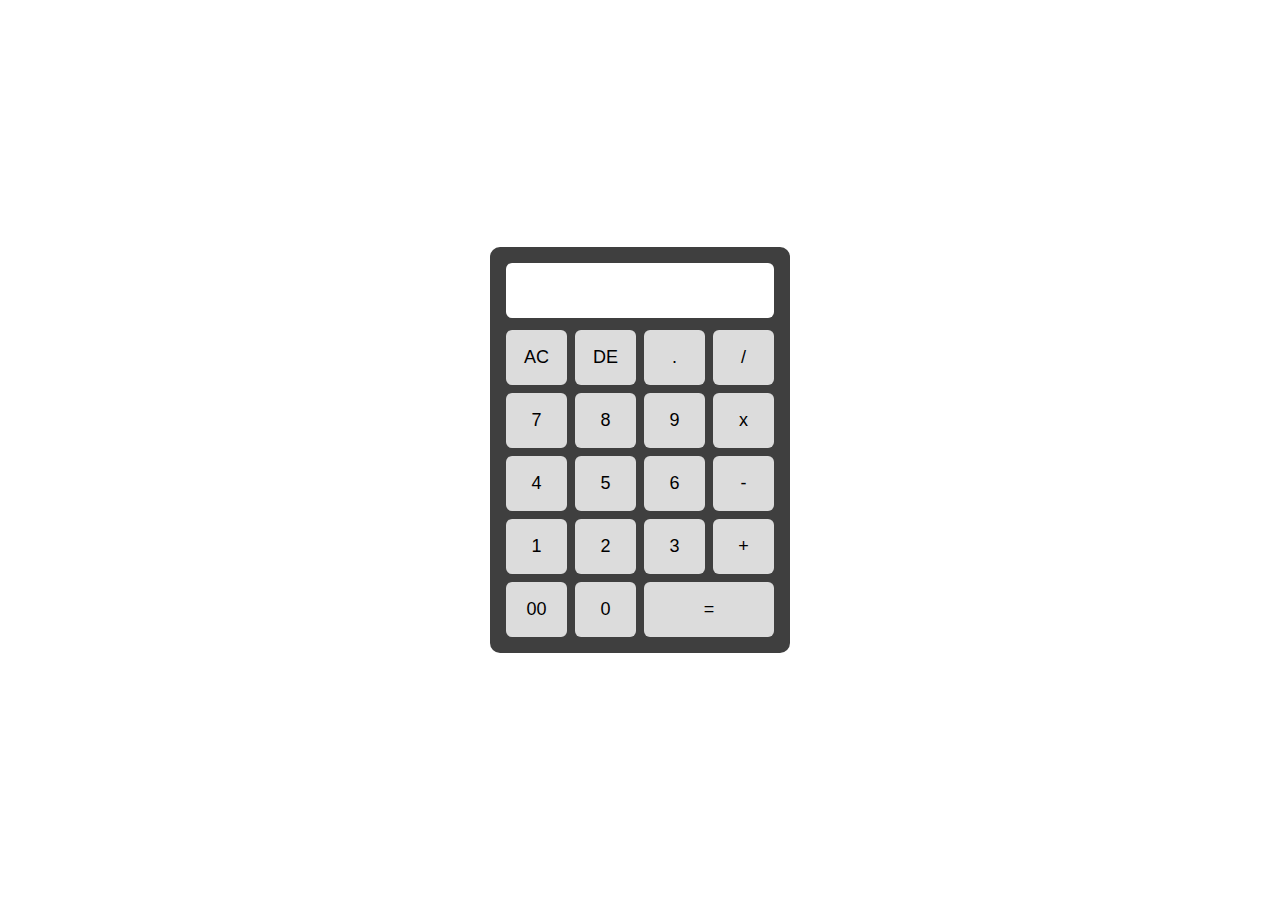
<file: Level2/Task1/index.html>
<!DOCTYPE html>
<html lang="en">
<head>
    <meta charset="UTF-8">
    <title>Simple Calculator</title>
    <meta name="viewport" content="width=device-width, initial-scale=1.0">
    <link rel="stylesheet" href="style.css">
</head>
<body>

<div class="calculator">
    <input type="text" id="display" readonly>

    <div class="buttons">
        <!-- Row 1 -->
        <button onclick="clearAll()">AC</button>
        <button onclick="deleteOne()">DE</button>
        <button onclick="addValue('.')">.</button>
        <button onclick="addValue('/')">/</button>

        <!-- Row 2 -->
        <button onclick="addValue('7')">7</button>
        <button onclick="addValue('8')">8</button>
        <button onclick="addValue('9')">9</button>
        <button onclick="addValue('*')">x</button>

        <!-- Row 3 -->
        <button onclick="addValue('4')">4</button>
        <button onclick="addValue('5')">5</button>
        <button onclick="addValue('6')">6</button>
        <button onclick="addValue('-')">-</button>

        <!-- Row 4 -->
        <button onclick="addValue('1')">1</button>
        <button onclick="addValue('2')">2</button>
        <button onclick="addValue('3')">3</button>
        <button onclick="addValue('+')">+</button>

        <!-- Row 5 -->
        <button onclick="addValue('00')">00</button>
        <button onclick="addValue('0')">0</button>
        <button class="equal" onclick="calculate()">=</button>
    </div>
</div>

<script src="script.js"></script>
</body>
</html>
</file>
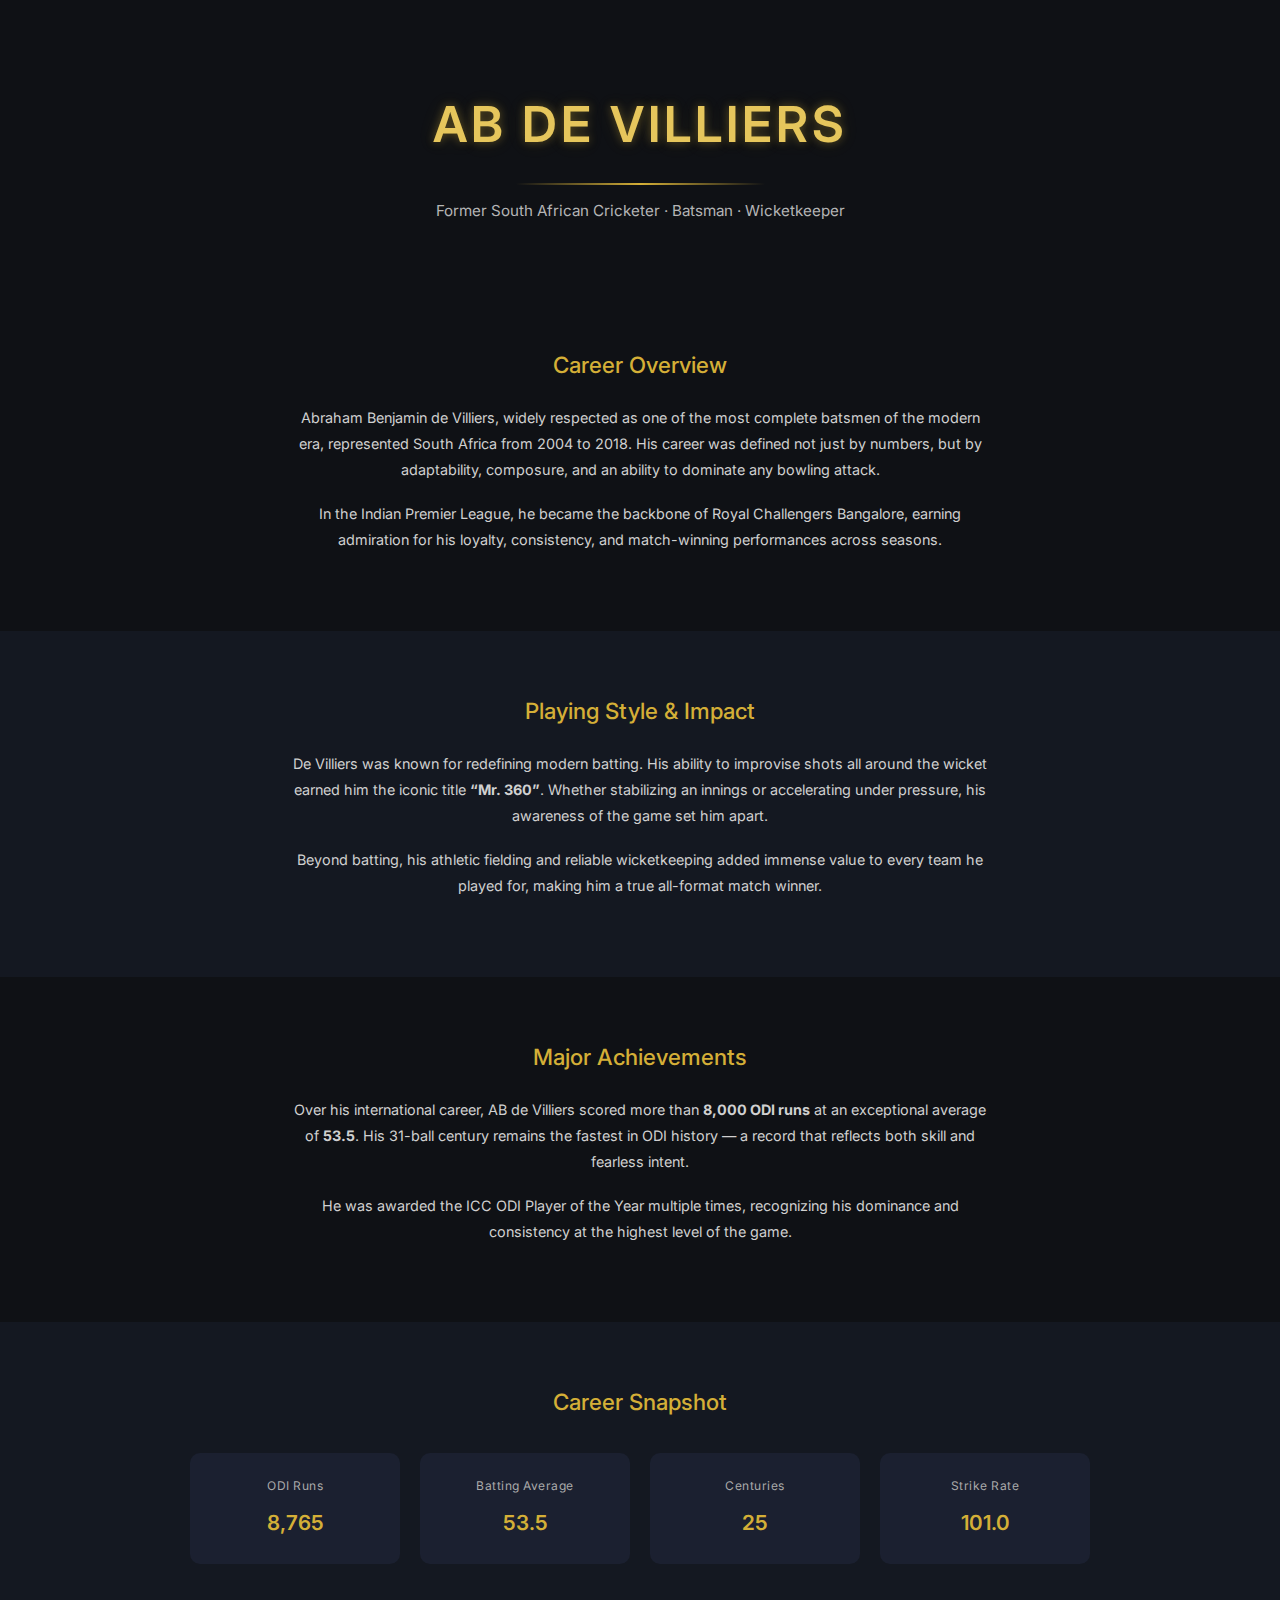
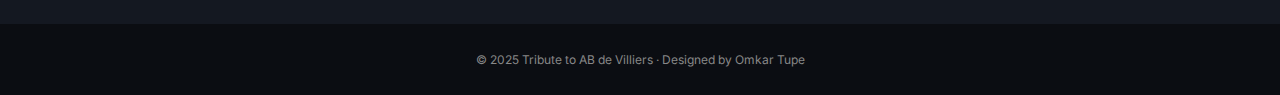
<file: Level2/Task2/index.html>
<!DOCTYPE html>
<html lang="en">
<head>
  <meta charset="UTF-8" />
  <meta name="viewport" content="width=device-width, initial-scale=1.0"/>
  <title>AB de Villiers | Cricket Profile</title>

  <link rel="stylesheet" href="style.css"/>
  <link href="https://fonts.googleapis.com/css2?family=Inter:wght@300;400;500;600&display=swap" rel="stylesheet">
</head>

<body>

  <!-- Header -->
  <header class="hero">
    <div class="container">
      <h1>AB de Villiers</h1>
      <p class="subtitle">
        Former South African Cricketer · Batsman · Wicketkeeper
      </p>
    </div>
  </header>

  <!-- About -->
  <section class="section">
    <div class="container">
      <h2>Career Overview</h2>
      <p>
        Abraham Benjamin de Villiers, widely respected as one of the most complete
        batsmen of the modern era, represented South Africa from 2004 to 2018.
        His career was defined not just by numbers, but by adaptability,
        composure, and an ability to dominate any bowling attack.
      </p>

      <p>
        In the Indian Premier League, he became the backbone of Royal Challengers
        Bangalore, earning admiration for his loyalty, consistency, and
        match-winning performances across seasons.
      </p>
    </div>
  </section>

  <!-- Skills -->
  <section class="section alt">
    <div class="container">
      <h2>Playing Style & Impact</h2>
      <p>
        De Villiers was known for redefining modern batting. His ability to
        improvise shots all around the wicket earned him the iconic title
        <strong>“Mr. 360”</strong>. Whether stabilizing an innings or accelerating
        under pressure, his awareness of the game set him apart.
      </p>

      <p>
        Beyond batting, his athletic fielding and reliable wicketkeeping added
        immense value to every team he played for, making him a true all-format
        match winner.
      </p>
    </div>
  </section>

  <!-- Achievements -->
  <section class="section">
    <div class="container">
      <h2>Major Achievements</h2>
      <p>
        Over his international career, AB de Villiers scored more than
        <strong>8,000 ODI runs</strong> at an exceptional average of
        <strong>53.5</strong>. His 31-ball century remains the fastest in ODI
        history — a record that reflects both skill and fearless intent.
      </p>

      <p>
        He was awarded the ICC ODI Player of the Year multiple times, recognizing
        his dominance and consistency at the highest level of the game.
      </p>
    </div>
  </section>

  <!-- Stats -->
  <section class="section alt">
    <div class="container">
      <h2>Career Snapshot</h2>

      <div class="stats-grid">
        <div class="stat-card">
          <span class="label">ODI Runs</span>
          <span class="value">8,765</span>
        </div>

        <div class="stat-card">
          <span class="label">Batting Average</span>
          <span class="value">53.5</span>
        </div>

        <div class="stat-card">
          <span class="label">Centuries</span>
          <span class="value">25</span>
        </div>

        <div class="stat-card">
          <span class="label">Strike Rate</span>
          <span class="value">101.0</span>
        </div>
      </div>
    </div>
  </section>

  <!-- Footer -->
  <footer>
    <p>
      © 2025 Tribute to AB de Villiers · Designed by Omkar Tupe
    </p>
  </footer>

</body>
</html>
</file>
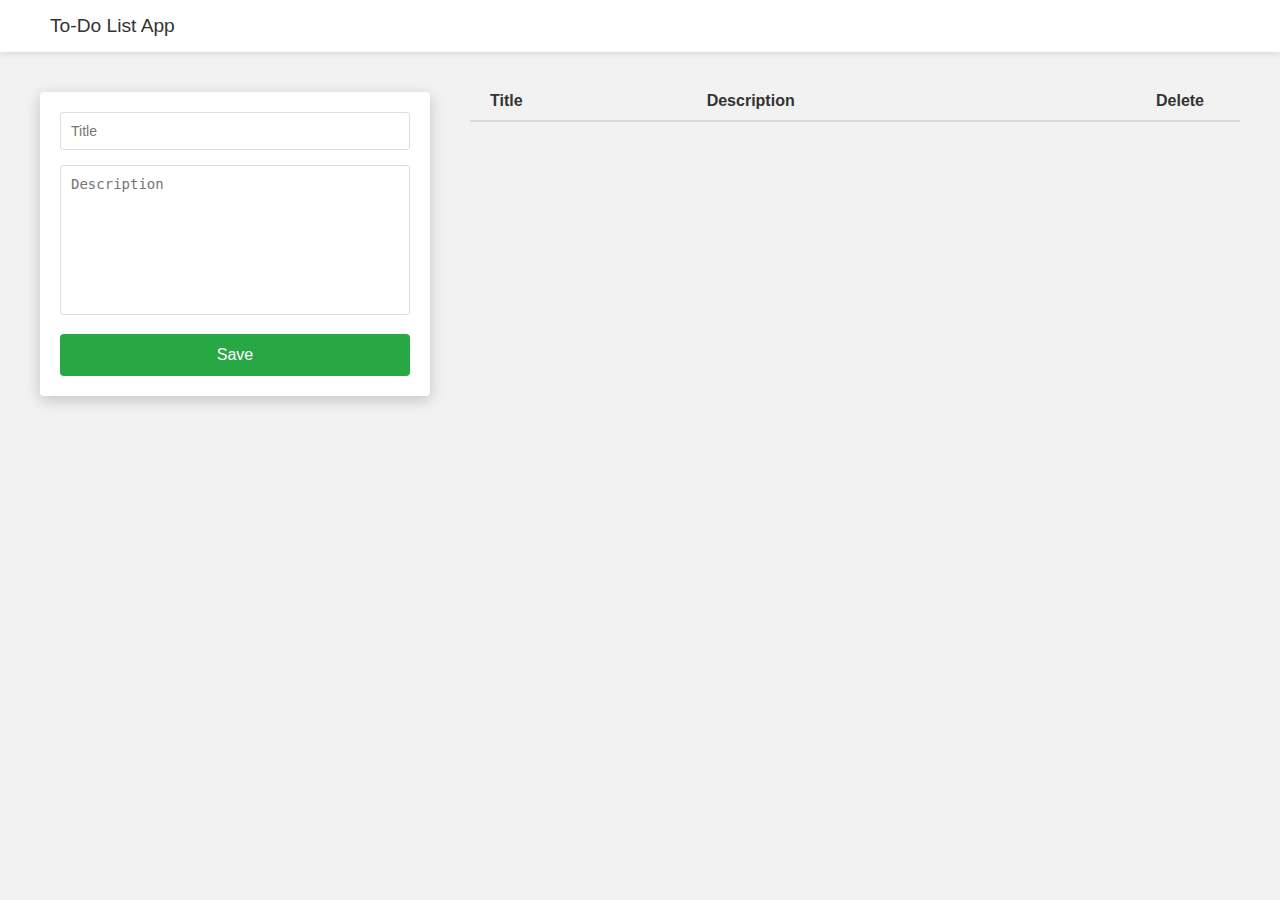
<file: Level2/Task3/index.html>
<!DOCTYPE html>
<html lang="en">
<head>
  <meta charset="UTF-8">
  <meta name="viewport" content="width=device-width, initial-scale=1.0">
  <title>To-Do List Web App</title>
  <link rel="stylesheet" href="style.css">
</head>
<body>

<header>To-Do List App</header>

<div class="container">
  <div class="input-section">
    <form id="todoForm">
      <input type="text" id="title" placeholder="Title" required>
      <textarea id="description" placeholder="Description" required></textarea>
      <button type="submit" class="save-btn">Save</button>
    </form>
  </div>

  <div class="display-section">
    <div class="table-header">
      <div>Title</div>
      <div>Description</div>
      <div style="text-align: center;">Delete</div>
    </div>
    <div id="todoContainer"></div>
  </div>
</div>

<div id="notification"></div>

<script src="script.js"></script>
</body>
</html>
</file>
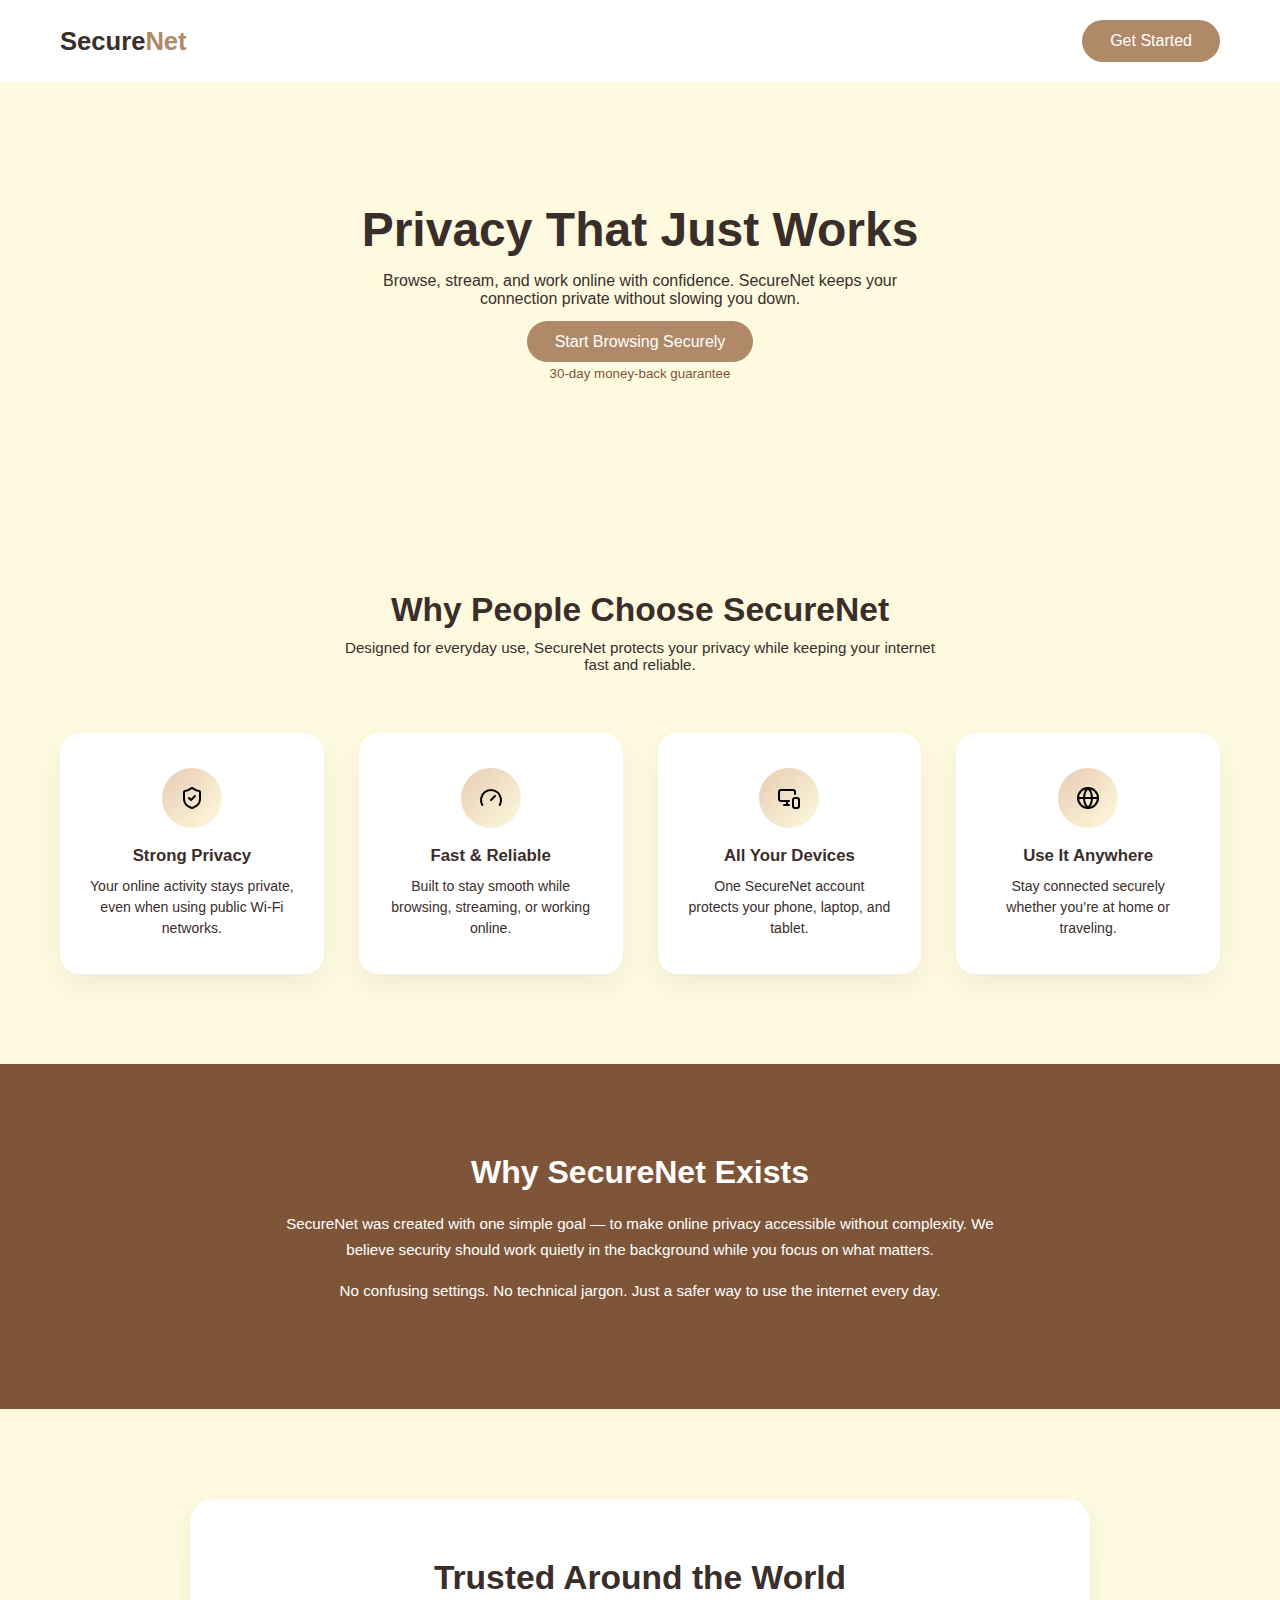
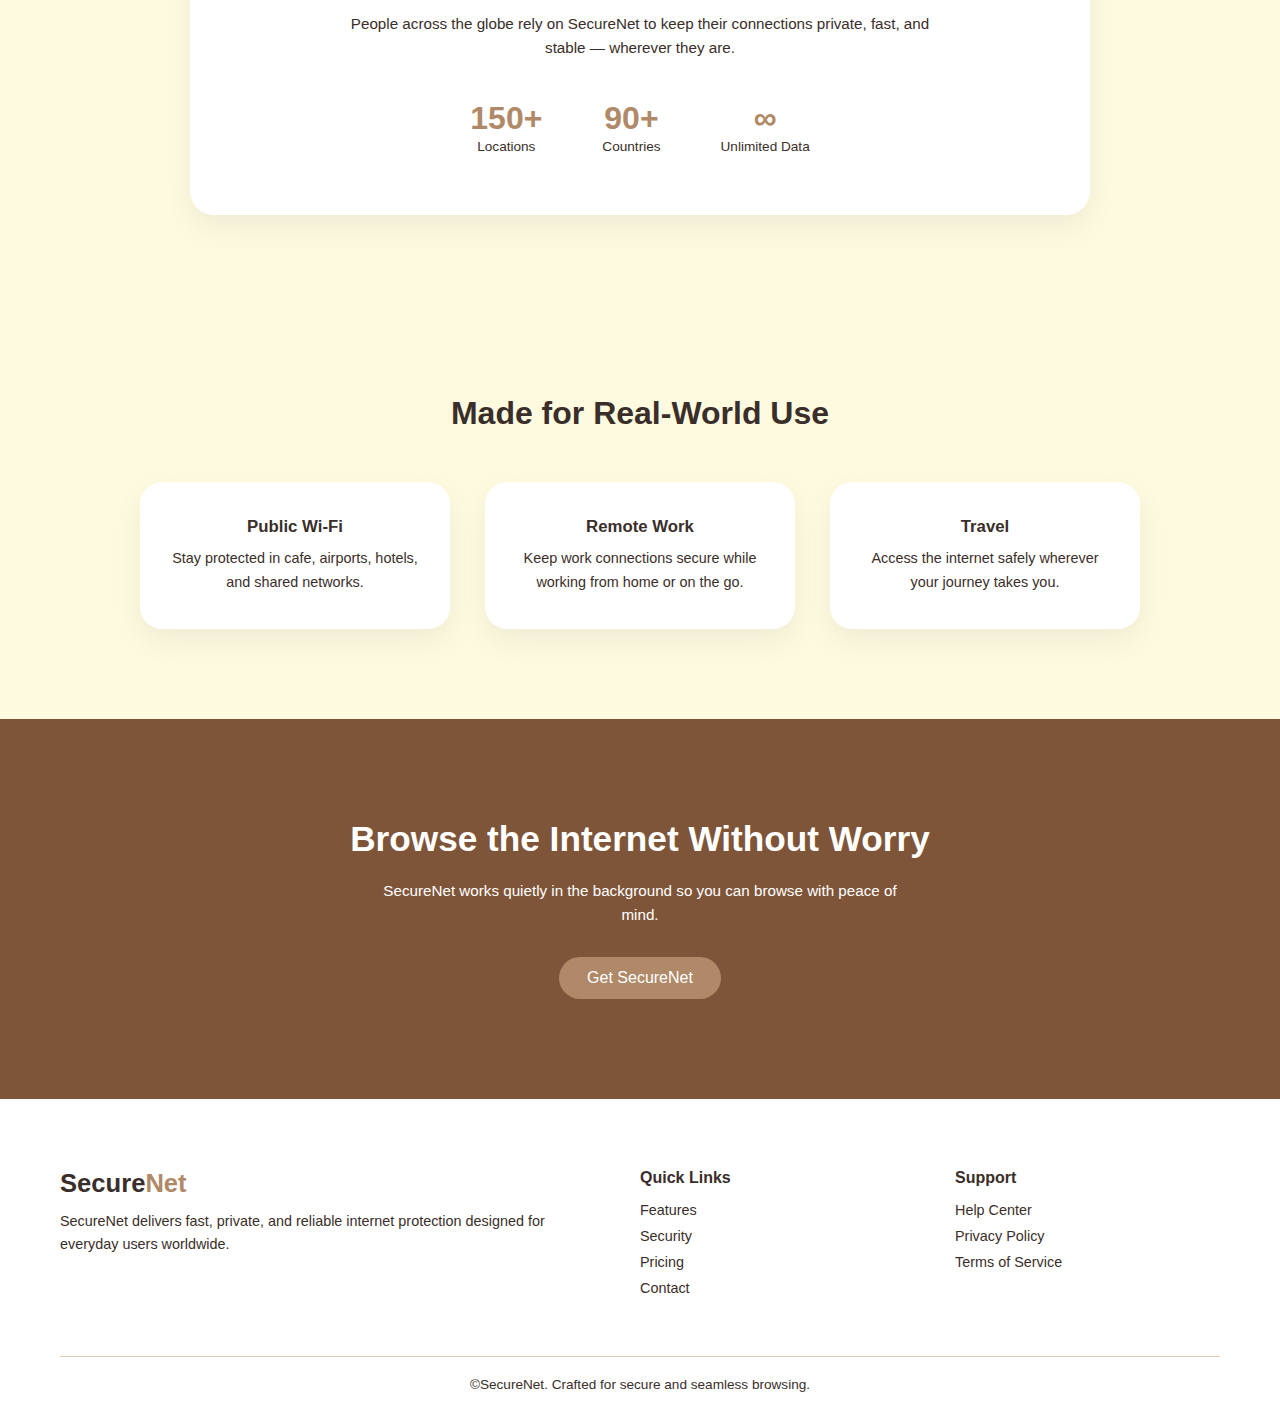
<file: Level1/Task1/Landing_Page/index.html>
<!DOCTYPE html>
<html lang="en">
<head>
  <meta charset="UTF-8">
  <title>SecureNet | Privacy That Just Works</title>

  <meta name="viewport" content="width=device-width, initial-scale=1.0">
  <meta name="description" content="SecureNet offers fast, private, and reliable internet protection for everyday browsing worldwide.">

  <link rel="stylesheet" href="assets/css/style.css">
</head>
<body>

<!--  NAVBAR  -->
<header class="navbar">
  <div class="logo">Secure<span>Net</span></div>
  <a href=" " class="btn">Get Started</a>
</header>
 
<!--  HERO  -->
<section class="hero">
  <h1>Privacy That Just Works</h1>
  <p>
    Browse, stream, and work online with confidence. SecureNet keeps your
    connection private without slowing you down.
  </p>

  <a href=" " class="btn btn-primary">Start Browsing Securely</a>
  <small>30-day money-back guarantee</small>
</section>

<!--  FEATURES  -->
<section class="features" id="features">
  <h2 class="section-title">Why People Choose SecureNet</h2>
  <p class="section-subtitle">
    Designed for everyday use, SecureNet protects your privacy while keeping
    your internet fast and reliable.
  </p>

  <div class="features-grid">

    <div class="feature-card">
      <div class="feature-icon">
        <img src="assets/icons/shield.svg" alt="Privacy protection">
      </div>
      <h3>Strong Privacy</h3>
      <p>
        Your online activity stays private, even when using public Wi-Fi
        networks.
      </p>
    </div>

    <div class="feature-card">
      <div class="feature-icon">
        <img src="assets/icons/speed.svg" alt="Fast performance">
      </div>
      <h3>Fast & Reliable</h3>
      <p>
        Built to stay smooth while browsing, streaming, or working online.
      </p>
    </div>

    <div class="feature-card">
      <div class="feature-icon">
        <img src="assets/icons/devices.svg" alt="Multiple devices">
      </div>
      <h3>All Your Devices</h3>
      <p>
        One SecureNet account protects your phone, laptop, and tablet.
      </p>
    </div>

    <div class="feature-card">
      <div class="feature-icon">
        <img src="assets/icons/global.svg" alt="Global access">
      </div>
      <h3>Use It Anywhere</h3>
      <p>
        Stay connected securely whether you’re at home or traveling.
      </p>
    </div>

  </div>
</section>

<!--  BRAND STORY  -->
<section class="story">
  <div class="story-container">
    <h2>Why SecureNet Exists</h2>
    <p>
      SecureNet was created with one simple goal — to make online privacy
      accessible without complexity. We believe security should work quietly
      in the background while you focus on what matters.
    </p>
    <p>
      No confusing settings. No technical jargon. Just a safer way to use the
      internet every day.
    </p>
  </div>
</section>

<!--  TRUST  -->
<section class="trust">
  <div class="trust-box">
    <h2>Trusted Around the World</h2>
    <p>
      People across the globe rely on SecureNet to keep their connections
      private, fast, and stable — wherever they are.
    </p>

    <div class="stats">
      <div>
        <strong>150+</strong>
        <span>Locations</span>
      </div>
      <div>
        <strong>90+</strong>
        <span>Countries</span>
      </div>
      <div>
        <strong>∞</strong>
        <span>Unlimited Data</span>
      </div>
    </div>
  </div>
</section>

<!--  USE CASES  -->
<section class="use-cases">
  <h2>Made for Real-World Use</h2>

  <div class="use-grid">
    <div class="use-card">
      <h4>Public Wi-Fi</h4>
      <p>
        Stay protected in cafe, airports, hotels, and shared networks.
      </p>
    </div>

    <div class="use-card">
      <h4>Remote Work</h4>
      <p>
        Keep work connections secure while working from home or on the go.
      </p>
    </div>

    <div class="use-card">
      <h4>Travel</h4>
      <p>
        Access the internet safely wherever your journey takes you.
      </p>
    </div>
  </div>
</section>

<!--  CTA  -->
<section class="cta">
  <h2>Browse the Internet Without Worry</h2>
  <p>
    SecureNet works quietly in the background so you can browse with peace of
    mind.
  </p>
  <a href=" " class="btn btn-primary">Get SecureNet</a>
</section>

<!--  FOOTER  -->
<footer class="footer">
  <div class="footer-container">

    <!-- Brand -->
    <div class="footer-brand">
      <h3>Secure<span>Net</span></h3>
      <p>
        SecureNet delivers fast, private, and reliable internet protection
        designed for everyday users worldwide.
      </p>
    </div>

    <!-- Links -->
    <div class="footer-links">
      <h4>Quick Links</h4>
      <a href=" ">Features</a>
      <a href=" ">Security</a>
      <a href=" ">Pricing</a>
      <a href=" ">Contact</a>
    </div>

    <!-- Support -->
    <div class="footer-links">
      <h4>Support</h4>
      <a href=" ">Help Center</a>
      <a href=" ">Privacy Policy</a>
      <a href=" ">Terms of Service</a>
    </div>

  </div>

  <div class="footer-bottom">
    <p>©SecureNet. Crafted for secure and seamless browsing.</p>
  </div>
</footer>

<script src="assets/js/script.js"></script>
</body>
</html>
</file>
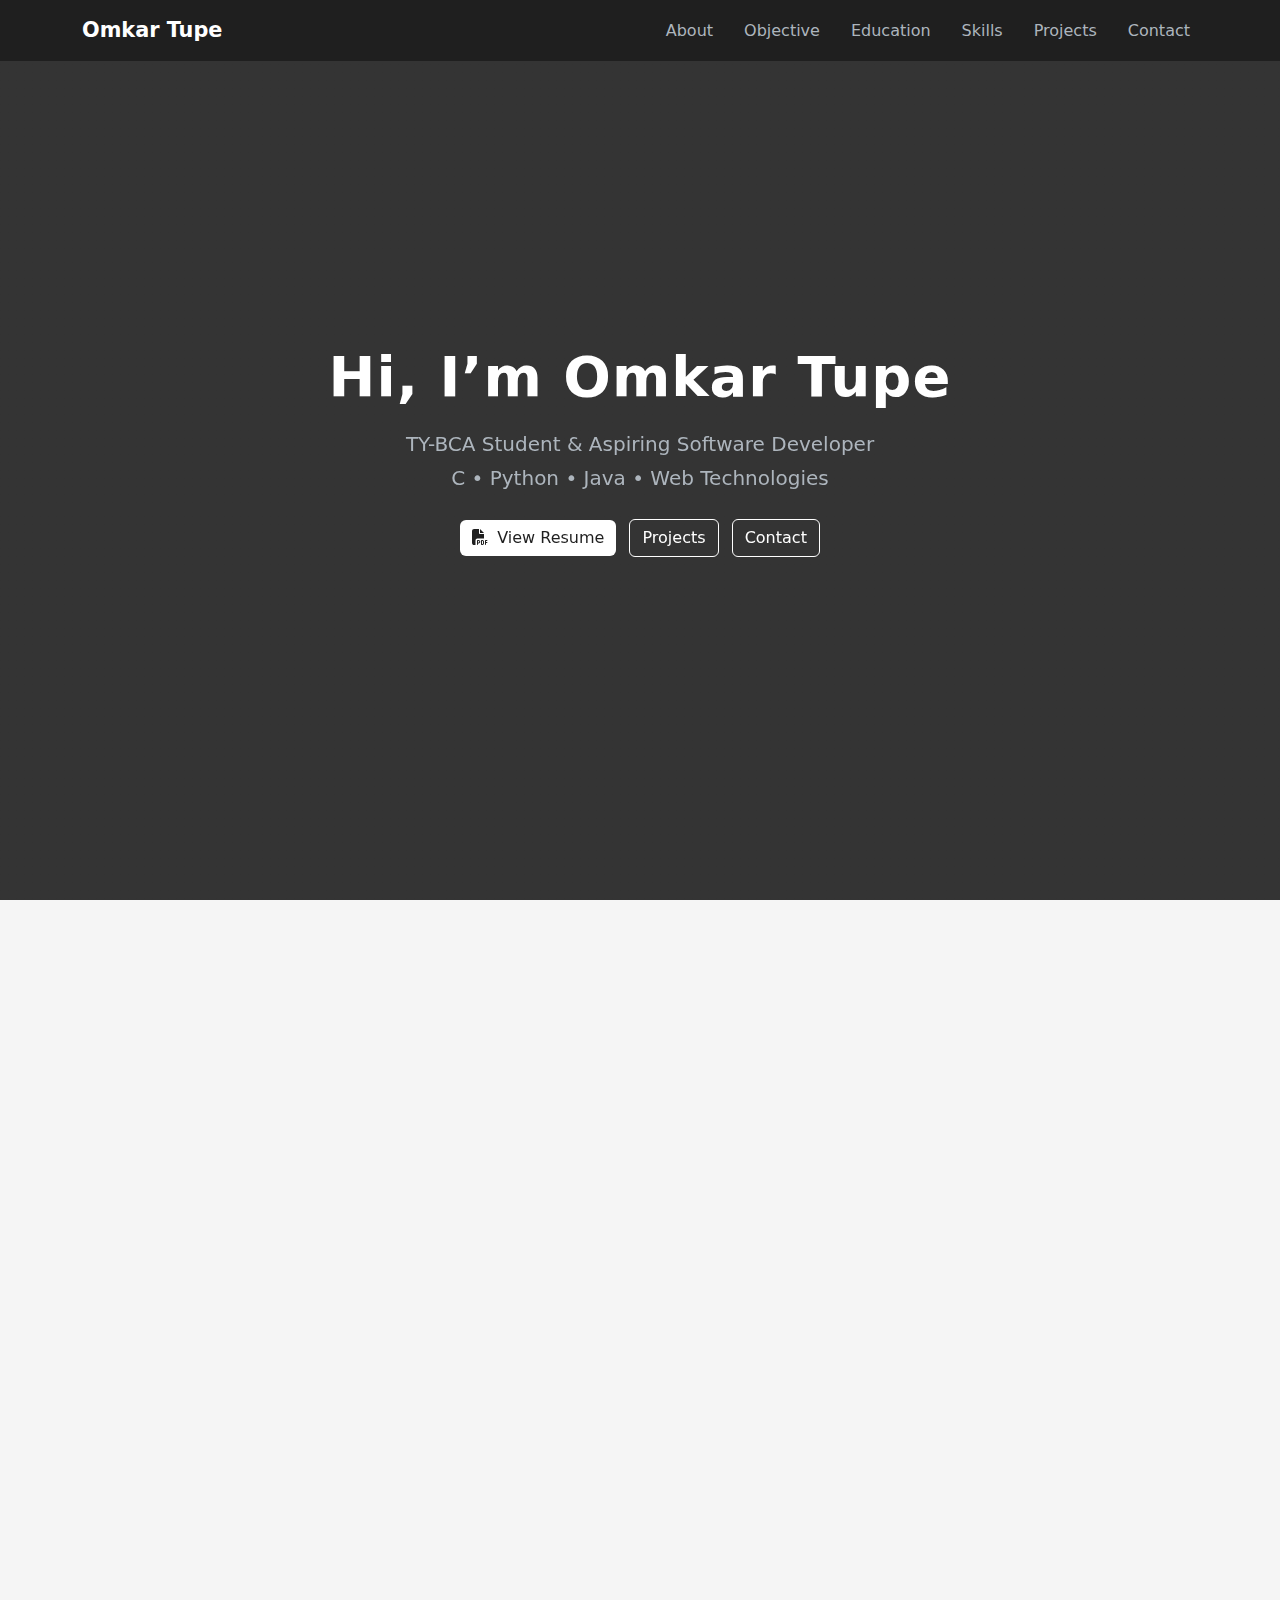
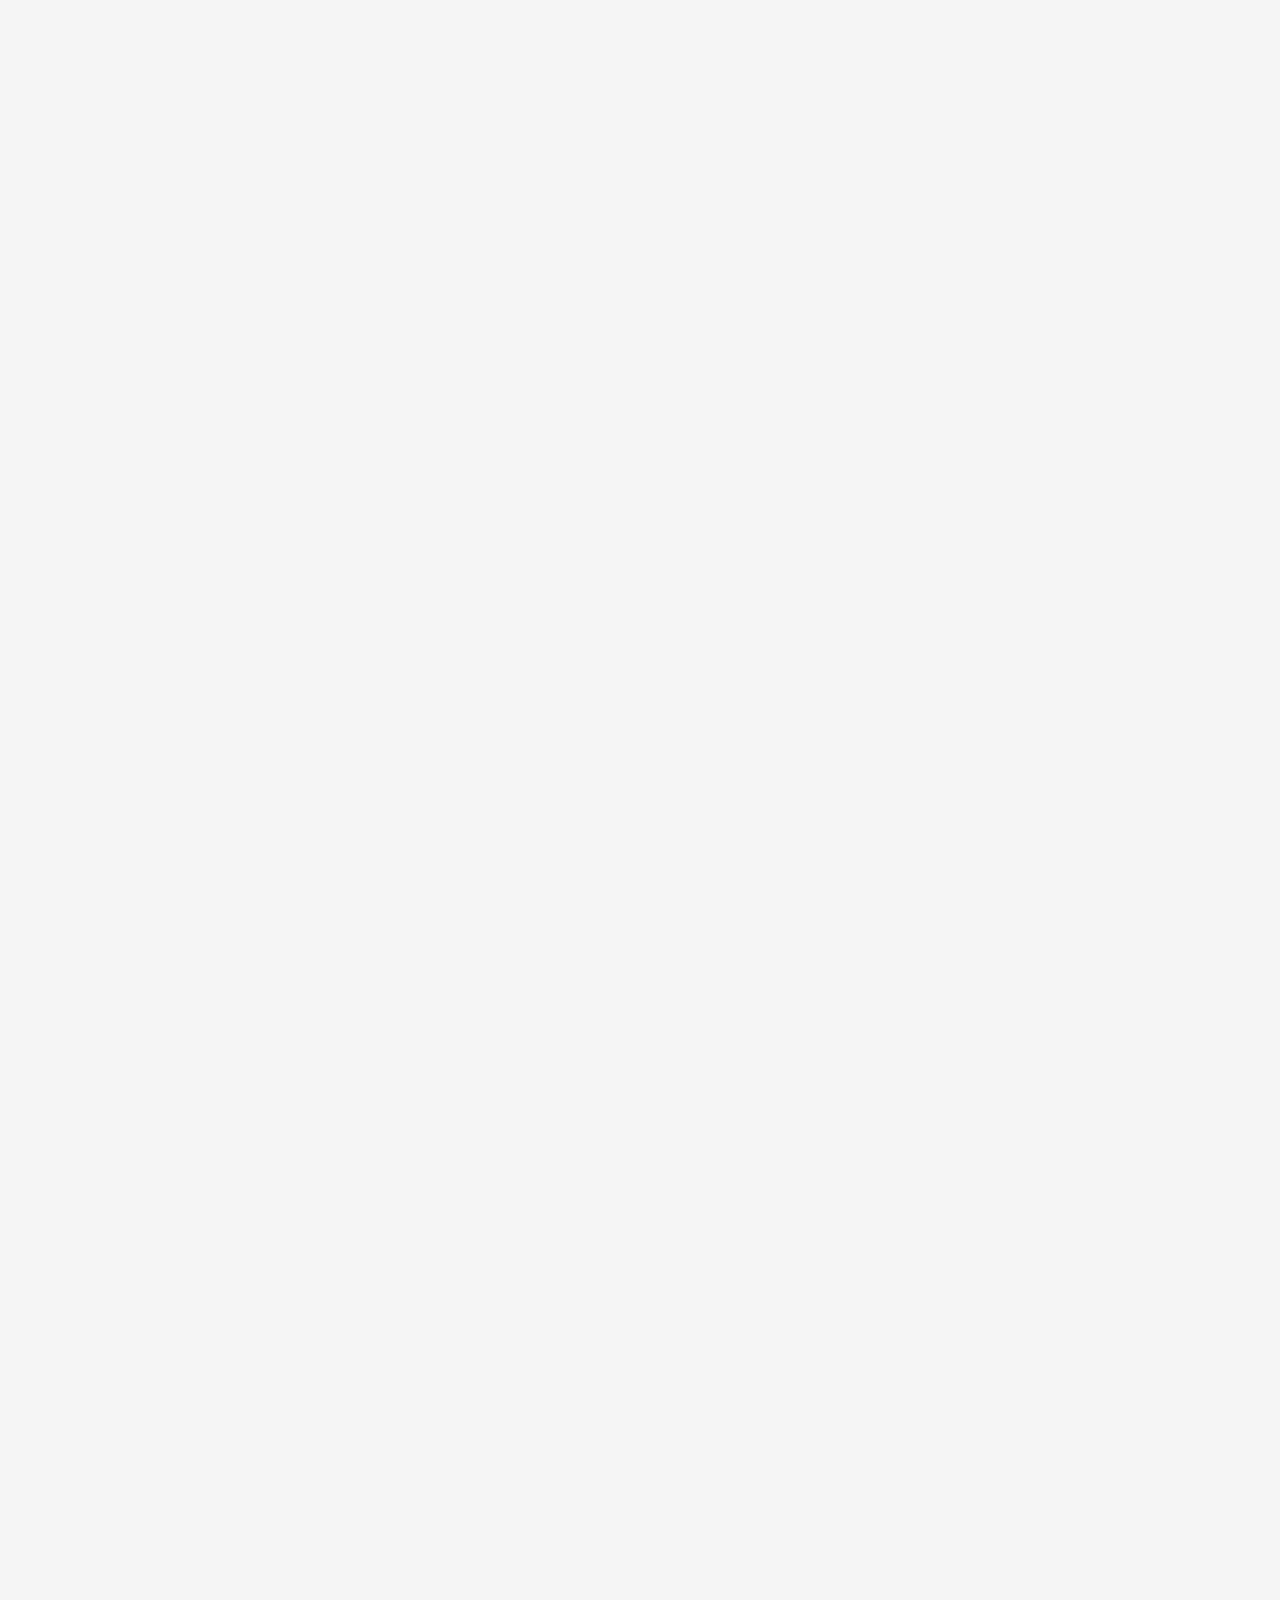
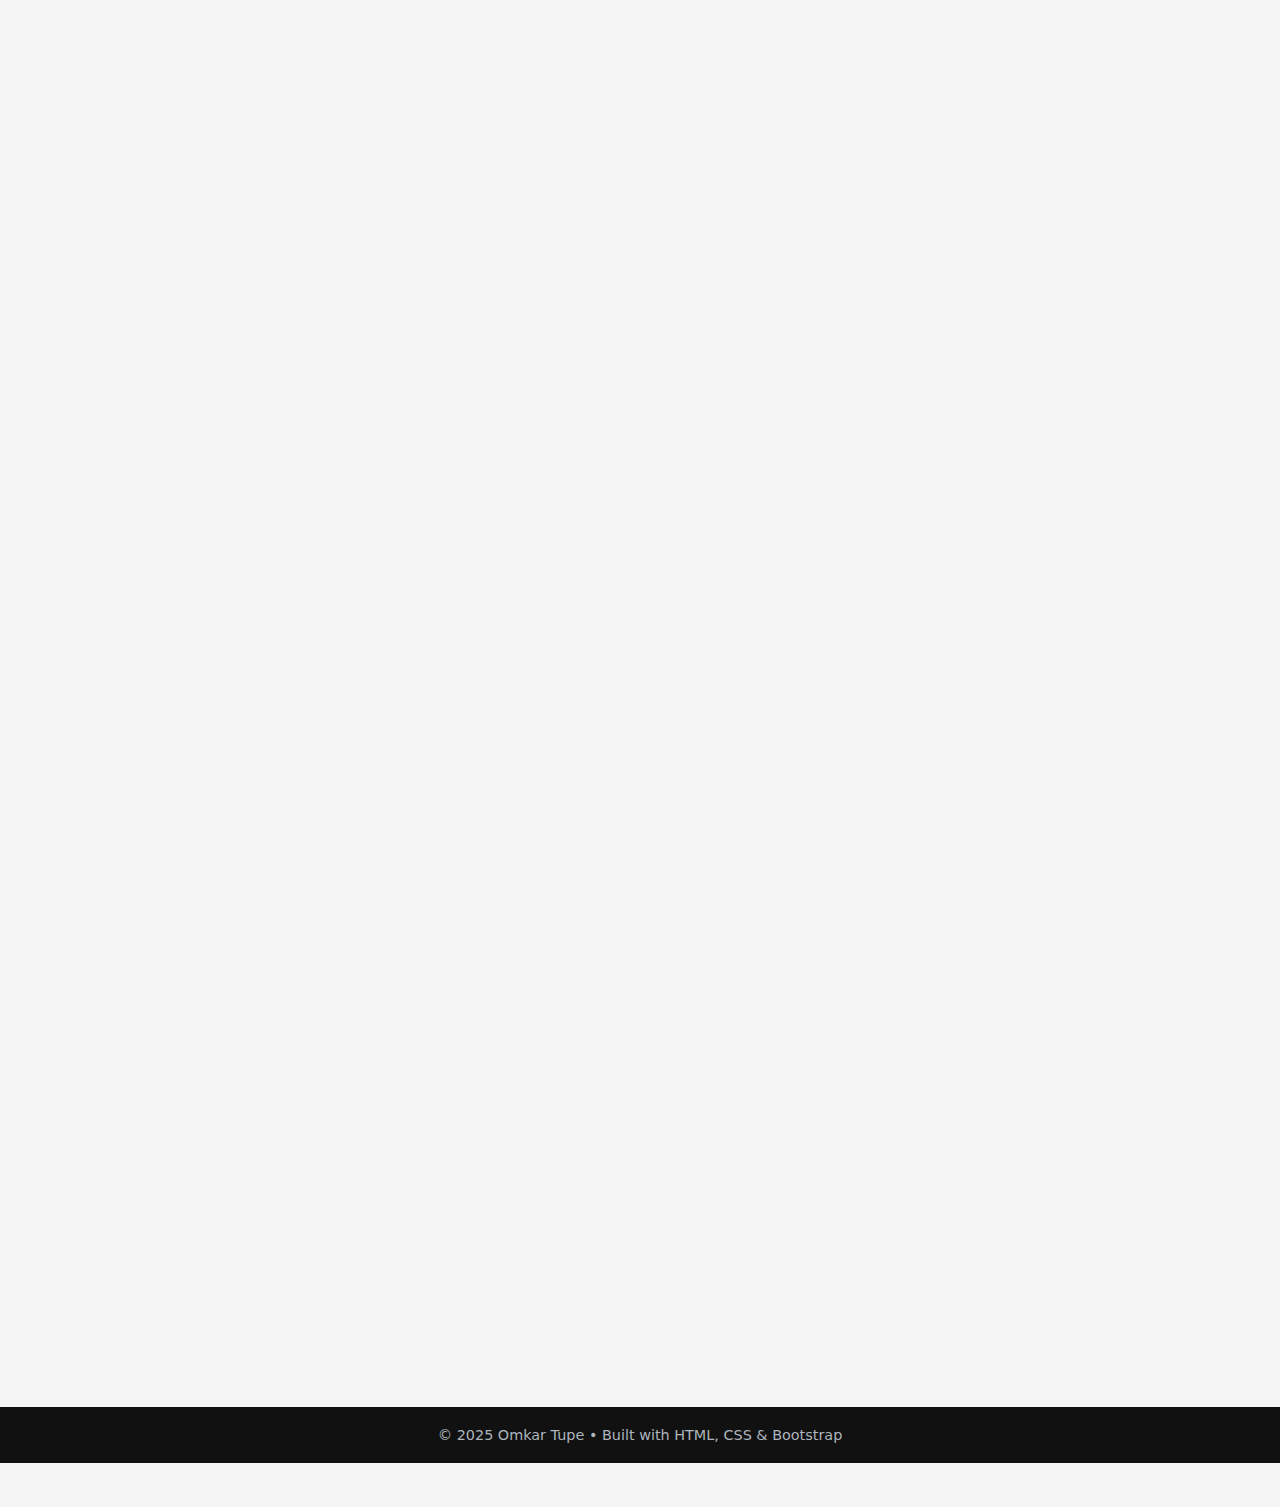
<file: Level1/Task2/portfolio/index.html>
<!DOCTYPE html>
<html lang="en">
<head>
  <meta charset="UTF-8">
  <title>Omkar Tupe | Portfolio</title>
  <meta name="viewport" content="width=device-width, initial-scale=1.0">

  <!-- Bootstrap -->
  <link href="https://cdn.jsdelivr.net/npm/bootstrap@5.3.0/dist/css/bootstrap.min.css" rel="stylesheet">

  <!-- Font Awesome -->
  <link rel="stylesheet" href="https://cdnjs.cloudflare.com/ajax/libs/font-awesome/6.5.0/css/all.min.css">

  <!-- AOS -->
  <link href="https://cdn.jsdelivr.net/npm/aos@2.3.4/dist/aos.css" rel="stylesheet">

  <!-- Custom CSS -->
  <link rel="stylesheet" href="assets/css/style.css">
</head>
<body>

<!--  NAVBAR  -->
<nav class="navbar navbar-expand-lg navbar-dark fixed-top">
  <div class="container">
    <a class="navbar-brand fw-bold" href="#">Omkar Tupe</a>
    <button class="navbar-toggler" type="button" data-bs-toggle="collapse" data-bs-target="#nav">
      <span class="navbar-toggler-icon"></span>
    </button>
    <div class="collapse navbar-collapse" id="nav">
      <ul class="navbar-nav ms-auto">
        <li class="nav-item"><a class="nav-link" href="#about">About</a></li>
        <li class="nav-item"><a class="nav-link" href="#objective">Objective</a></li>
        <li class="nav-item"><a class="nav-link" href="#education">Education</a></li>
        <li class="nav-item"><a class="nav-link" href="#skills">Skills</a></li>
        <li class="nav-item"><a class="nav-link" href="#projects">Projects</a></li>
        <li class="nav-item"><a class="nav-link" href="#contact">Contact</a></li>
      </ul>
    </div>
  </div>
</nav>

<!--  HERO  -->
<header class="vh-100 d-flex align-items-center text-center text-white">
  <div class="container" data-aos="fade-up">
    <h1 class="fw-bold display-4">Hi, I’m Omkar Tupe</h1>
    <p class="lead mt-3">
      TY-BCA Student & Aspiring Software Developer<br>
      C • Python • Java • Web Technologies
    </p>

    <div class="mt-4">
      <a href="assets/resume/Omkar_Tupe_Resume.pdf" class="btn btn-primary me-2" target="_blank">
         <i class="fas fa-file-pdf me-1"></i> View Resume
      </a>
      <a href="#projects" class="btn btn-outline-light me-2">Projects</a>
      <a href="#contact" class="btn btn-outline-light">Contact</a>
    </div>
  </div>
</header>

<!--  ABOUT ME  -->
<section id="about" class="bg-white" data-aos="fade-up">
  <div class="container text-center">
    <h2 class="fw-bold mb-4">About Me</h2>
    <p class="mx-auto" style="max-width:900px">
      I am a TY-BCA student with a strong academic foundation in computer science.
      I have hands-on experience with programming and web technologies through
      coursework and academic projects, and I enjoy building clean, user-friendly interfaces.
    </p>
  </div>
</section>

<!--  CAREER OBJECTIVE  -->
<section id="objective" data-aos="fade-up">
  <div class="container text-center">
    <h2 class="fw-bold mb-4">Career Objective</h2>
    <p class="mx-auto" style="max-width:850px">
      To begin my career as a software developer where I can apply my programming
      knowledge, learn industry-relevant skills, and contribute to real-world projects
      while continuously improving my technical abilities.
    </p>
  </div>
</section>

<!--  EDUCATION  -->
<section id="education" class="py-5 bg-white" data-aos="fade-up">
  <div class="container">
    <h2 class="fw-bold text-center mb-5">Education</h2>
    <div class="row g-4 justify-content-center text-center">

      <!-- BCA -->
      <div class="col-12 col-md-4 d-flex align-items-stretch">
        <div class="card shadow-sm p-3 w-100">
          <div class="mb-3">
            <i class="fas fa-laptop-code fa-2x text-primary"></i>
          </div>
          <h5 class="fw-bold">Bachelor of Computer Application</h5>
          <p class="mb-1 text-muted">Abasaheb Garware College, Pune</p>
          <span class="badge bg-secondary mb-3">TY-BCA</span>
          <p>
            Studying core computer science subjects including Data Structures,
            DBMS, Operating Systems, and Computer Networks with practical
            programming exposure.
          </p>
        </div>
      </div>

      <!-- Diploma -->
      <div class="col-12 col-md-4 d-flex align-items-stretch">
        <div class="card shadow-sm p-3 w-100">
          <div class="mb-3">
            <i class="fas fa-pencil-ruler fa-2x text-success"></i>
          </div>
          <h5 class="fw-bold">Diploma in Web Design</h5>
          <p class="mb-1 text-muted">SP’s Naralkar Institute, Pune</p>
          <span class="badge bg-secondary mb-3">Diploma</span>
          <p>
            Learned fundamentals of web design, responsive layouts,
            HTML, CSS, Bootstrap, and basic frontend development practices.
          </p>
        </div>
      </div>

      <!-- School -->
      <div class="col-12 col-md-4 d-flex align-items-stretch">
        <div class="card shadow-sm p-3 w-100">
          <div class="mb-3">
            <i class="fas fa-school fa-2x text-warning"></i>
          </div>
          <h5 class="fw-bold">HSC / SSC</h5>
          <p class="mb-1 text-muted">Camp Education Society, Pune</p>
          <span class="badge bg-secondary mb-3">School Education</span>
          <p>
            Built a strong academic foundation with emphasis on mathematics,
            logical reasoning, and basic computer concepts.
          </p>
        </div>
      </div>

    </div>
  </div>
</section>

<!--  TECHNICAL SKILLS  -->
<section id="skills" data-aos="fade-up">
  <div class="container">
    <h2 class="fw-bold text-center mb-5">Technical Skills</h2>
    <div class="row g-4 justify-content-center">

      <div class="col-12 col-md-6 col-lg-4 d-flex align-items-stretch">
        <div class="card p-4 w-100 text-center">
          <h5 class="fw-bold">Programming Languages</h5>
          <p>C, Python, Java, JavaScript — used for academic programs and logic building.</p>
        </div>
      </div>

      <div class="col-12 col-md-6 col-lg-4 d-flex align-items-stretch">
        <div class="card p-4 w-100 text-center">
          <h5 class="fw-bold">Web Technologies</h5>
          <p>HTML, CSS, PHP, AJAX, Bootstrap, CodeIgniter.</p>
        </div>
      </div>

      <div class="col-12 col-md-6 col-lg-4 d-flex align-items-stretch">
        <div class="card p-4 w-100 text-center">
          <h5 class="fw-bold">Databases</h5>
          <p>MySQL and PostgreSQL for basic data storage and queries.</p>
        </div>
      </div>

      <div class="col-12 col-md-6 col-lg-4 d-flex align-items-stretch">
        <div class="card p-4 w-100 text-center">
          <h5 class="fw-bold">Data Structures</h5>
          <p>Arrays, stacks, queues, and linked lists (basic understanding).</p>
        </div>
      </div>

      <div class="col-12 col-md-6 col-lg-4 d-flex align-items-stretch">
        <div class="card p-4 w-100 text-center">
          <h5 class="fw-bold">Tools & Concepts</h5>
          <p>Git basics, SDLC, and software testing fundamentals.</p>
        </div>
      </div>

    </div>
  </div>
</section>

<!--  SOFT SKILLS  -->
<section id="soft-skills" class="bg-white" data-aos="fade-up">
  <div class="container">
    <h2 class="fw-bold text-center mb-5">Soft Skills</h2>
    <div class="row g-4 justify-content-center">
      <div class="col-12 col-md-4 d-flex align-items-stretch">
        <div class="card p-4 text-center">
          <h6 class="fw-bold">Problem Solving</h6>
          <p>Logical and analytical approach to challenges.</p>
        </div>
      </div>
      <div class="col-12 col-md-4 d-flex align-items-stretch">
        <div class="card p-4 text-center">
          <h6 class="fw-bold">Teamwork</h6>
          <p>Comfortable working in collaborative environments.</p>
        </div>
      </div>
      <div class="col-12 col-md-4 d-flex align-items-stretch">
        <div class="card p-4 text-center">
          <h6 class="fw-bold">Time Management</h6>
          <p>Ability to manage tasks and meet deadlines.</p>
        </div>
      </div>
    </div>
  </div>
</section>

<!--  PROJECTS  -->
<section id="projects" data-aos="fade-up">
  <div class="container">
    <h2 class="fw-bold text-center mb-4">Academic Project</h2>
    <div class="row justify-content-center">
      <div class="col-lg-8">
        <div class="card">
          <img src="assets/images/p1.png" class="img-fluid rounded-top" alt="Project">
          <div class="card-body p-4">
            <h5 class="fw-bold">DayBreak Dining Hotel Website</h5>
            <p>
              A responsive frontend hotel website developed to practice layout design,
              responsiveness, and UI development.
            </p>
            <p><strong>Technologies:</strong> HTML, CSS, JavaScript, Bootstrap</p>
            <a href="https://github.com/OmkarTupe2005/DayBreak-Dinning-Hotel"
               class="btn btn-outline-dark btn-sm"
               target="_blank">
               <i class="fab fa-github me-1"></i> GitHub Repository
            </a>
          </div>
        </div>
      </div>
    </div>
  </div>
</section>

<!--  CONTACT  -->
<section id="contact" class="text-white" data-aos="fade-up">
  <div class="container">
    <h2 class="fw-bold text-center mb-4">Get In Touch</h2>
    <div class="row justify-content-center">
      <div class="col-lg-6">
        <div class="card p-4">
          <form>
            <input type="text" class="form-control mb-3" placeholder="Your Name" required>
            <input type="email" class="form-control mb-3" placeholder="Your Email" required>
            <textarea class="form-control mb-3" rows="4" placeholder="Message" required></textarea>
            <button class="btn btn-dark w-100">Send Message</button>
          </form>
        </div>
      </div>
    </div>
    <div class="text-center mt-4">
      <p><i class="fas fa-envelope me-2"></i>Tupeomkar0685@gmail.com</p>
      <p><i class="fas fa-map-marker-alt me-2"></i>Pune, Maharashtra, India</p>
    </div>
  </div>
</section>

<!--  FOOTER  -->
<footer class="text-center py-3">
  <p class="mb-0">© 2025 Omkar Tupe • Built with HTML, CSS & Bootstrap</p>
</footer>

<!-- Scripts -->
<script src="https://cdn.jsdelivr.net/npm/bootstrap@5.3.0/dist/js/bootstrap.bundle.min.js"></script>
<script src="https://cdn.jsdelivr.net/npm/aos@2.3.4/dist/aos.js"></script>
<script>
  AOS.init({ duration: 1000, once: true });
</script>

</body>
</html>
</file>
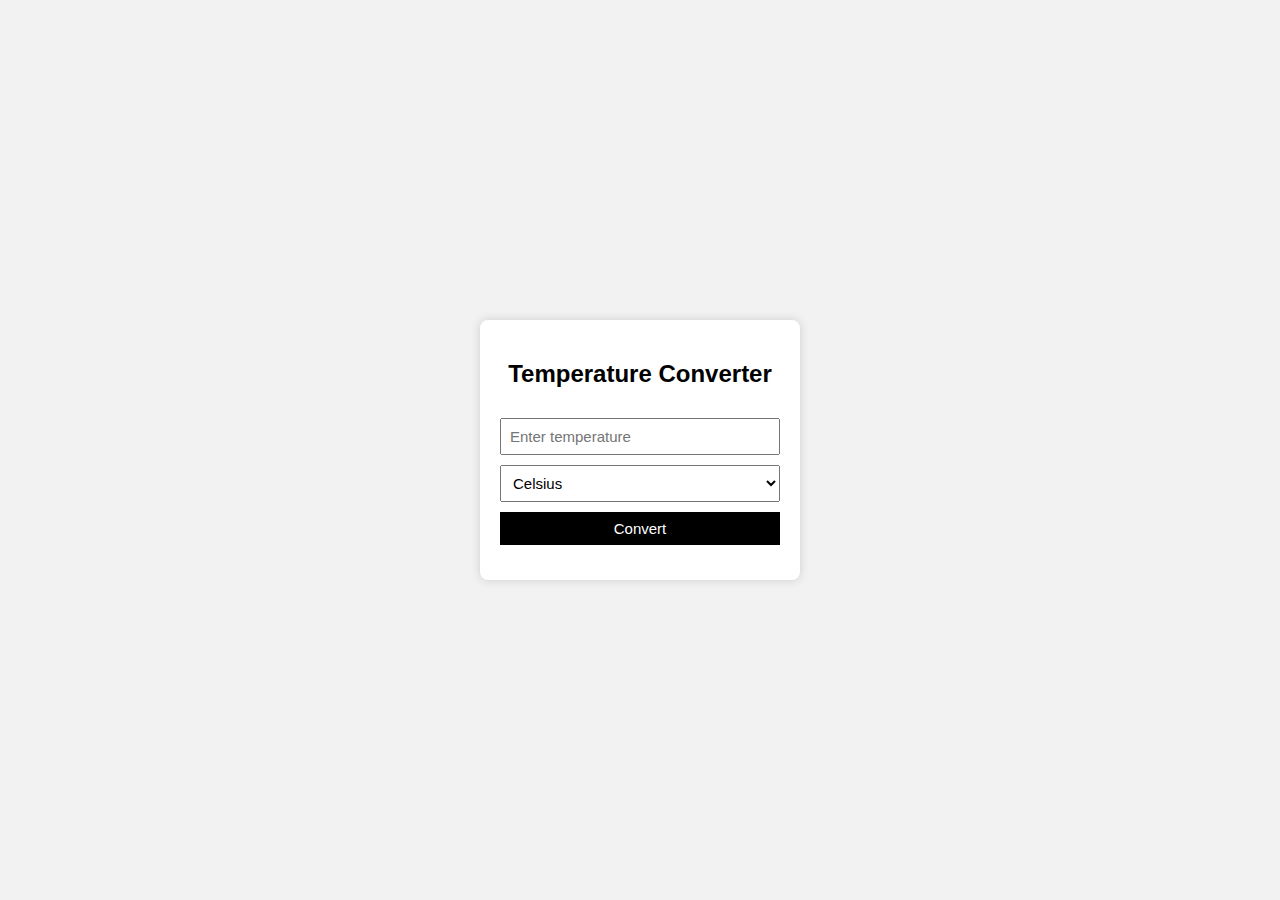
<file: Level1/Task3/temperature-converter/index.html>
<!DOCTYPE html>
<html lang="en">
<head>
    <meta charset="UTF-8">
    <title>Temperature Converter</title>
    <meta name="viewport" content="width=device-width, initial-scale=1.0">
    <link rel="stylesheet" href="style.css">
</head>
<body>

<div class="box">
    <h2>Temperature Converter</h2>

    <input type="text" id="temp" placeholder="Enter temperature">

    <select id="unit">
        <option value="C">Celsius</option>
        <option value="F">Fahrenheit</option>
        <option value="K">Kelvin</option>
    </select>

    <button onclick="convert()">Convert</button>

    <div id="error" class="error"></div>
    <div id="result" class="result"></div>
</div>

<script src="script.js"></script>
</body>
</html>
</file>
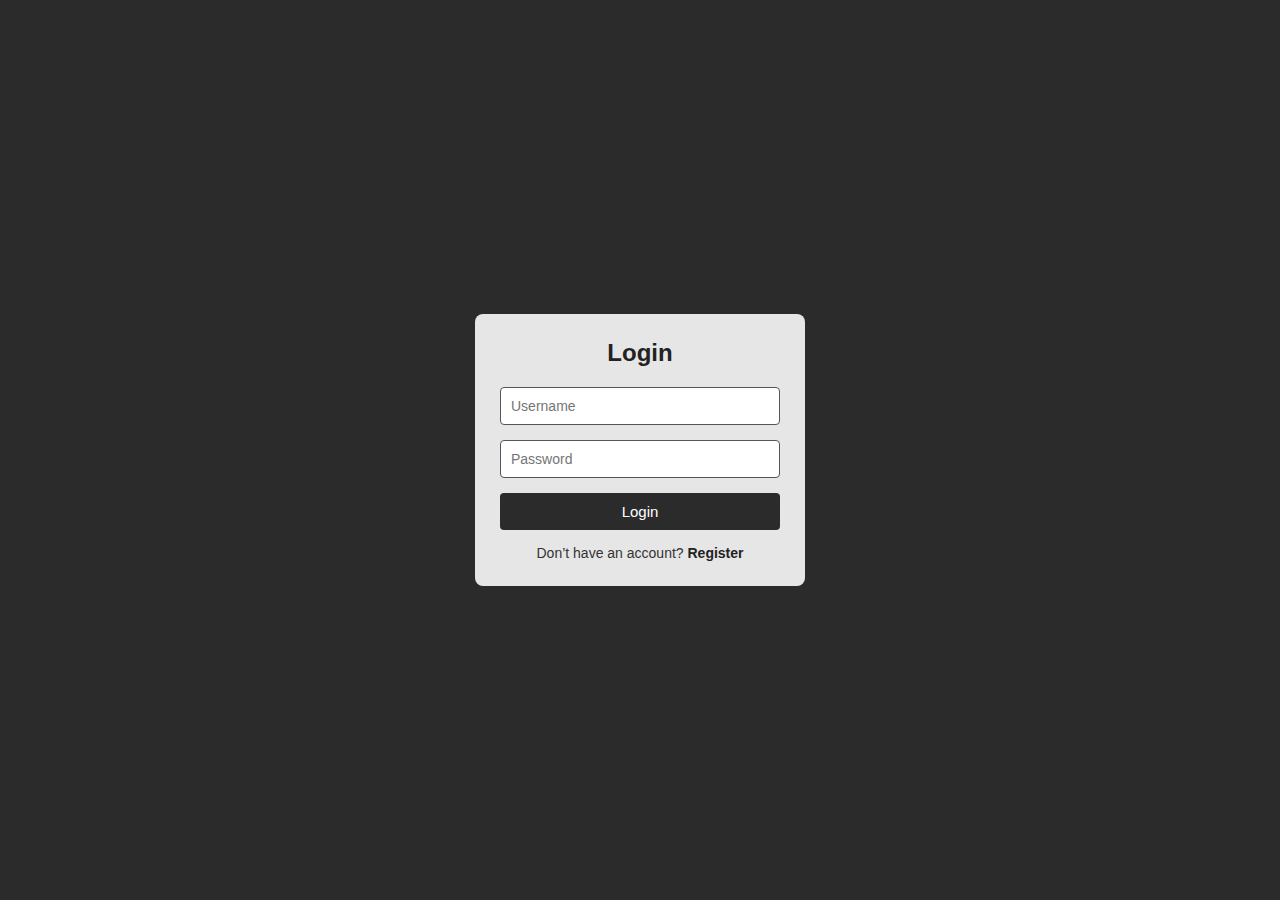
<file: Level2/Task4/login-auth-system/index.html>
<!DOCTYPE html>
<html lang="en">
<head>
  <meta charset="UTF-8">
  <title>Login</title>
  <link rel="stylesheet" href="style.css">
</head>
<body onload="showLogoutAlert()">

  <div class="card">
    <h2>Login</h2>

    <input type="text" id="loginUsername" placeholder="Username">
    <input type="password" id="loginPassword" placeholder="Password">

    <button onclick="login()">Login</button>

    <p>
      Don’t have an account?
      <a href="register.html">Register</a>
    </p>
  </div>

  <div id="alertBox" class="alert"></div>

  <script src="auth.js"></script>
</body>
</html>
</file>
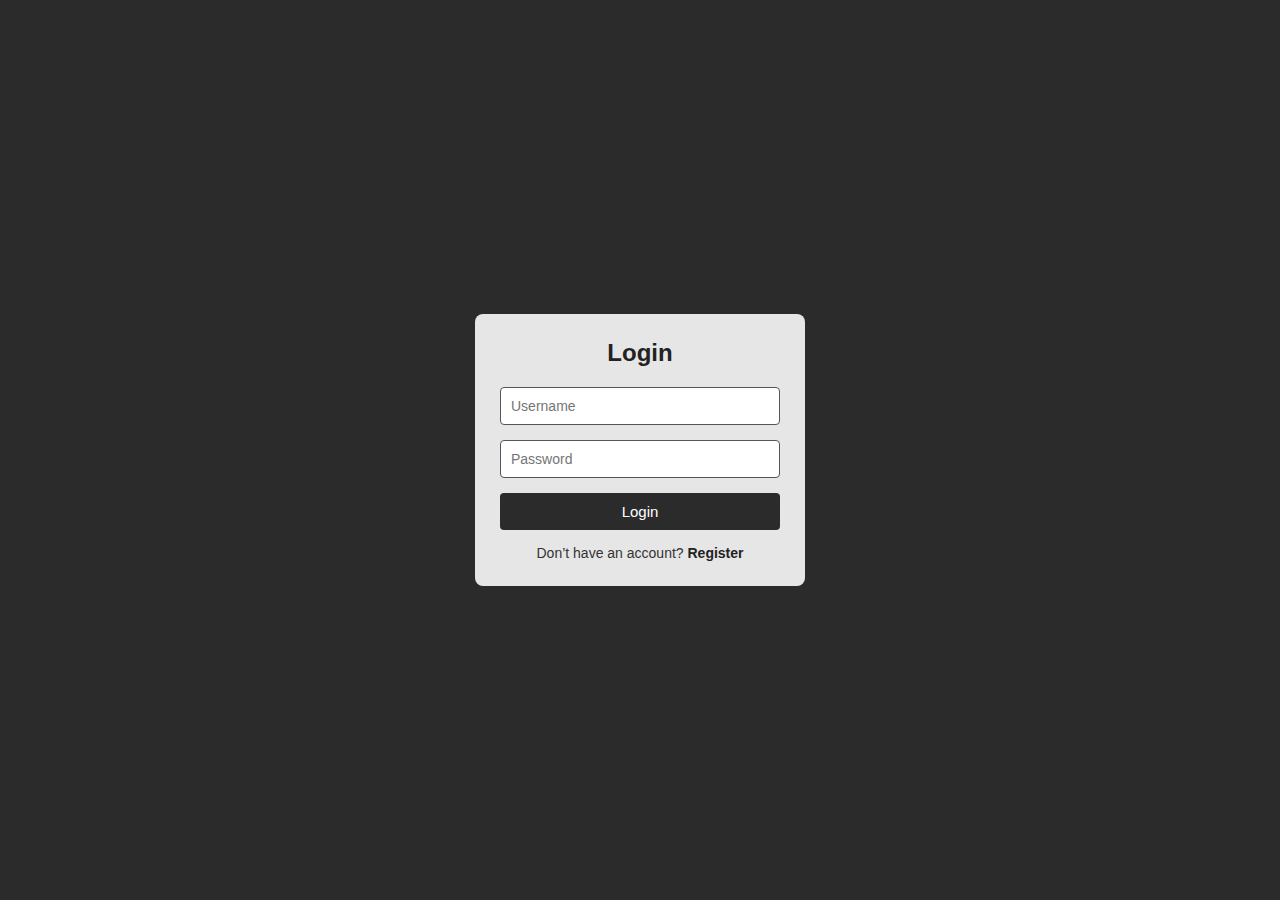
<file: Level2/Task4/login-auth-system/dashboard.html>
<!DOCTYPE html>
<html lang="en">
<head>
  <meta charset="UTF-8">
  <title>Dashboard</title>
  <link rel="stylesheet" href="style.css">
</head>
<body onload="checkAuth(); showGreeting();">

  <div class="dashboard-card">
    <h2 id="greeting"></h2>

    <p class="sub-text">
      You are logged in successfully.
    </p>

    <button onclick="logout()">Logout</button>
  </div>

  <div id="alertBox" class="alert"></div>

  <script src="auth.js"></script>
</body>
</html>
</file>
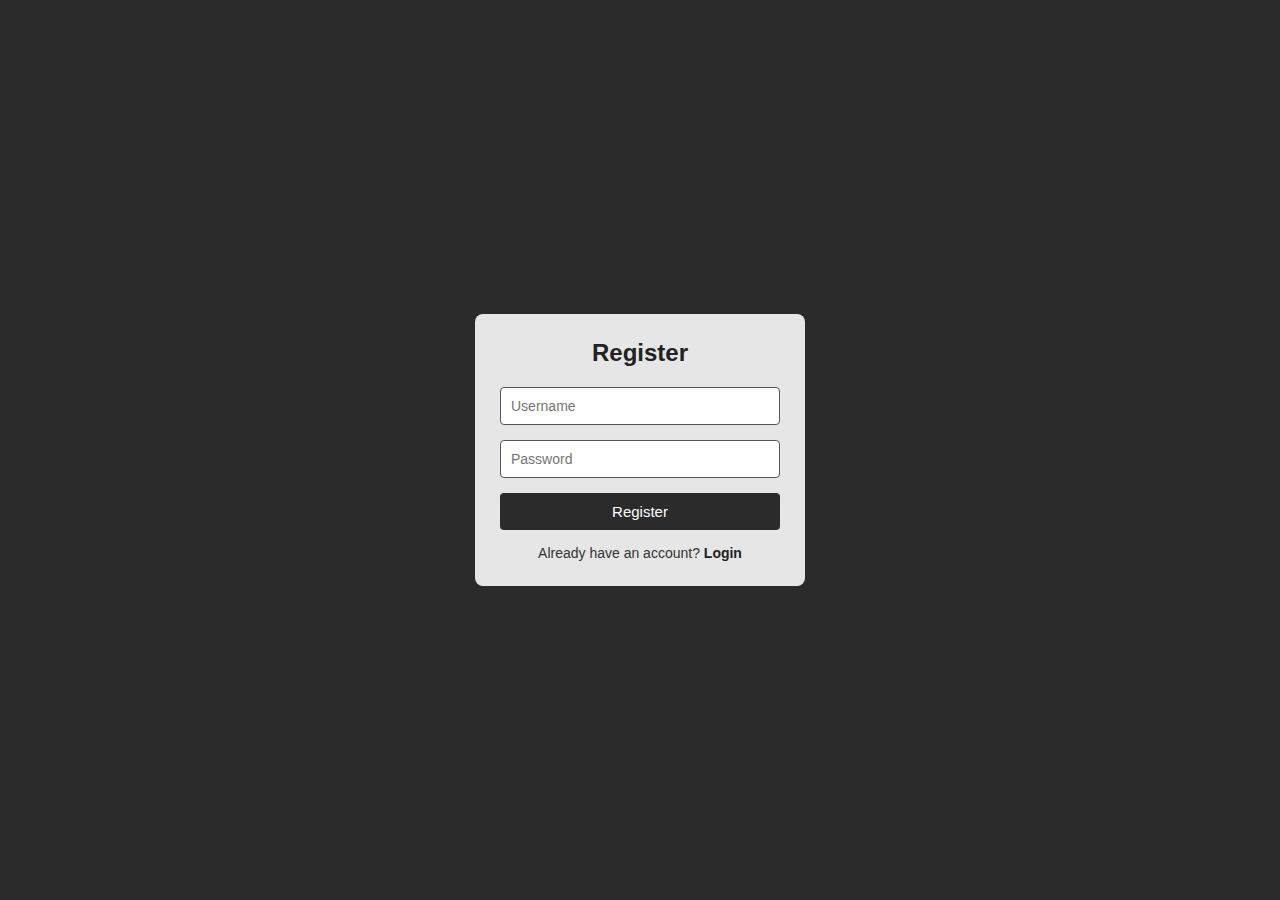
<file: Level2/Task4/login-auth-system/register.html>
<!DOCTYPE html>
<html lang="en">
<head>
  <meta charset="UTF-8">
  <title>Register</title>
  <link rel="stylesheet" href="style.css">
</head>
<body>

  <div class="card">
    <h2>Register</h2>

    <input type="text" id="regUsername" placeholder="Username">
    <input type="password" id="regPassword" placeholder="Password">

    <button onclick="register()">Register</button>

    <p>
      Already have an account?
      <a href="index.html">Login</a>
    </p>
  </div>

  <div id="alertBox" class="alert"></div>

  <script src="auth.js"></script>
</body>
</html>
</file>
<file: Level2/Task1/style.css>
* {
    box-sizing: border-box;
    font-family: Arial, sans-serif;
}

body {
    background: #ffffff;
    display: flex;
    justify-content: center;
    align-items: center;
    height: 100vh;
    margin: 0;
}

.calculator {
    background: #3f3f3f;   
    padding: 16px;
    width: 300px;
    border-radius: 10px;
}

#display {
    width: 100%;
    height: 55px;
    font-size: 24px;
    text-align: right;
    padding: 8px;
    margin-bottom: 12px;
    border: none;
    border-radius: 6px;
}

.buttons {
    display: grid;
    grid-template-columns: repeat(4, 1fr);
    gap: 8px;
}

.buttons button {
    height: 55px;
    font-size: 18px;
    border: none;
    border-radius: 6px;
    background: #dcdcdc;
    cursor: pointer;
}

.buttons button:hover {
    background: #cfcfcf;
}

.equal {
    grid-column: span 2;  
    background: #5a5a5a;
    font-size: 22px;
}
</file>
<file: Level2/Task3/style.css>
:root {
    --bg-color: #f2f2f2; 
    --card-bg: #ffffff;
    --primary-green: #28a745;
    --danger-red: #dc3545;
    --text-main: #333;
}

body {
    font-family: 'Segoe UI', Tahoma, Geneva, Verdana, sans-serif;
    margin: 0;
    background: var(--bg-color);
    color: var(--text-main);
}

header {
    background-color: white;
    color: #333;
    padding: 15px 50px;
    font-size: 1.2rem;
    font-weight: 500;
    box-shadow: 0 2px 5px rgba(0,0,0,0.1);
}

.container {
    display: flex;
    padding: 40px;
    gap: 40px;
    max-width: 1200px;
    margin: 0 auto;
}

/* Left Side: Form */
.input-section {
    background: var(--card-bg);
    padding: 20px;
    border-radius: 4px;
    width: 350px;
    height: fit-content;
    box-shadow: 0 4px 15px rgba(0,0,0,0.2);
}

.input-section input,
.input-section textarea {
    width: 100%;
    padding: 10px;
    margin-bottom: 15px;
    border: 1px solid #ddd;
    border-radius: 3px;
    box-sizing: border-box;
    font-size: 14px;
}

.input-section textarea {
    height: 150px;
    resize: none;
}

.save-btn {
    width: 100%;
    padding: 12px;
    background-color: var(--primary-green);
    color: white;
    border: none;
    border-radius: 4px;
    cursor: pointer;
    font-size: 16px;
}

/* Right Side: Display */
.display-section {
    flex-grow: 1;
}

.table-header {
    display: grid;
    grid-template-columns: 1fr 2fr 80px;
    padding: 0 20px 10px 20px;
    font-weight: bold;
    border-bottom: 2px solid rgba(0,0,0,0.1);
    margin-bottom: 20px;
}

.todo-item {
    background: var(--card-bg);
    color: var(--text-main);
    display: grid;
    grid-template-columns: 1fr 2fr 80px;
    align-items: center;
    padding: 20px;
    border-radius: 4px;
    margin-bottom: 15px;
    box-shadow: 0 2px 8px rgba(0,0,0,0.15);
}

.delete-btn {
    background-color: var(--danger-red);
    color: white;
    border: none;
    border-radius: 4px;
    width: 35px;
    height: 35px;
    cursor: pointer;
    justify-self: center;
    font-weight: bold;
}

@media (max-width: 850px) {
    .container { flex-direction: column; align-items: center; }
    .input-section { width: 100%; max-width: 400px; }
    .display-section { width: 100%; }
}

/* Notification styling */
#notification {
    position: fixed;
    top: 20px;
    left: 50%;
    transform: translateX(-50%);
    z-index: 1000;
}

.toast {
    background-color: #333;
    color: white;
    padding: 12px 20px;
    margin-bottom: 10px;
    border-radius: 5px;
    opacity: 0.9;
    box-shadow: 0 2px 8px rgba(0,0,0,0.2);
    animation: fadein 0.5s, fadeout 0.5s 2.5s;
    min-width: 250px;
    text-align: center; 
}

.toast.success { background-color: #28a745; }
.toast.error { background-color: #dc3545; }

@keyframes fadein {
    from {opacity: 0; transform: translateY(-20px);}
    to {opacity: 0.9; transform: translateY(0);}
}

@keyframes fadeout {
    from {opacity: 0.9;}
    to {opacity: 0; transform: translateY(-20px);}
}
</file>
<file: Level1/Task1/Landing_Page/assets/css/style.css>
* {
  margin: 0;
  padding: 0;
  box-sizing: border-box;
  font-family: "Segoe UI", sans-serif;
}

body {
  background: #fefae0;
  color: #3a2e2a;
}
 
/*NAVBAR*/
.navbar {
  display: flex;
  justify-content: space-between;
  align-items: center;
  padding: 20px 60px;
  background: #ffffff;
}

.logo {
  font-size: 1.6rem;
  font-weight: 600;
}

.logo span {
  color: #b08968;
}

/*  BUTTONS  */
.btn {
  padding: 12px 28px;
  border-radius: 30px;
  background: #b08968;
  color: #fff;
  text-decoration: none;
  transition: 0.3s ease;
}

.btn:hover {
  background: #b08968;
}

.btn-primary {
  background: #b08968;
}

/*  HERO  */
.hero {
  text-align: center;
  padding: 120px 20px;
}

.hero h1 {
  font-size: 3rem;
  margin-bottom: 15px;
}

.hero p {
  max-width: 520px;
  margin: auto;
  margin-bottom: 25px;
  font-size: 1rem;
}

.hero small {
  display: block;
  margin-top: 15px;
  color: #7f5539;
}

/*  FEATURES  */
.features {
  padding: 90px 60px;
  text-align: center;
}

.section-title {
  font-size: 2.1rem;
  margin-bottom: 10px;
}

.section-subtitle {
  max-width: 600px;
  margin: auto;
  margin-bottom: 60px;
  
  font-size: 0.95rem;
}

/* feature cards */
.features-grid {
  display: grid;
  grid-template-columns: repeat(4, 1fr);
  gap: 35px;
}

/* feature card */
.feature-card {
  background: #ffffff;
  padding: 35px 30px;   /* ✅ FIXED */
  border-radius: 20px;
  box-shadow: 0 12px 30px rgba(0,0,0,0.06);
  transition: transform 0.3s ease, box-shadow 0.3s ease;
}

.feature-card:hover {
  transform: translateY(-8px);
  box-shadow: 0 20px 40px rgba(0,0,0,0.12);
}

/* icon */
.feature-icon {
  width: 60px;
  height: 60px;
  margin: auto;
  margin-bottom: 18px;
  border-radius: 50%;
  background: linear-gradient(135deg, #e6ccb2, #fefae0);
  display: flex;
  align-items: center;
  justify-content: center;
  font-size: 1.4rem;
}

.feature-card h3 {
  margin-bottom: 10px;
  font-size: 1.05rem;
}

.feature-card p {
  font-size: 0.88rem;
  line-height: 1.5;
}

/*  TRUST SECTION  */
.trust {
  padding: 90px 20px;
  display: flex;
  justify-content: center; /* center box horizontally */
}

.trust-box {
  max-width: 900px;
  width: 100%;
  background: #ffffff;
  padding: 60px;
  border-radius: 24px;
  text-align: center; /* center text */
  box-shadow: 0 12px 30px rgba(0,0,0,0.06);
}

.trust-box h2 {
  font-size: 2.1rem;
  margin-bottom: 15px;
}

.trust-box p {
  max-width: 600px;
  margin: 0 auto 40px;
  line-height: 1.6;
  
  font-size: 0.95rem;
}

/* stats alignment */
.stats {
  display: flex;
  justify-content: center;
  gap: 60px;
}

.stats div {
  text-align: center;
}

.stats div strong {
  display: block;
  font-size: 2rem;
  color: #b08968;
}

.stats div span {
  font-size: 0.85rem;
  color: #3a2e2a;
}

/*  STORY SECTION  */
.story {
  padding: 90px 20px;
  background: #7f5539;         
  display: flex;
  justify-content: center;
  
}

.story-container {
  max-width: 720px;
  width: 100%;
  padding: 0;                   
  text-align: center;           
}

.story h2 {
  font-size: 2rem;
  margin-bottom: 20px;
  color: #ffffff;
}

.story p {
  font-size: 0.95rem;
  line-height: 1.7;
  margin-bottom: 15px;
  color: #ffffff;
}

/*  USE CASES  */
.use-cases {
  padding: 90px 20px;
  background: #fefae0;          
  text-align: center;
}

.use-cases h2 {
  font-size: 2rem;
  margin-bottom: 50px;
  color: #3a2e2a;
}

.use-grid {
  max-width: 1000px;
  margin: auto;
  display: grid;
  grid-template-columns: repeat(3, 1fr);
  gap: 35px;
}

.use-card {
  background: #ffffff;        
  padding: 35px 30px;
  border-radius: 22px;
  box-shadow: 0 12px 30px rgba(0,0,0,0.06);
  transition: transform 0.3s ease, box-shadow 0.3s ease;
}

.use-card:hover {
  transform: translateY(-6px);
  box-shadow: 0 18px 40px rgba(0,0,0,0.10);
}

.use-card h4 {
  font-size: 1.05rem;
  margin-bottom: 10px;
  color: #3a2e2a;
}

.use-card p {
  font-size: 0.9rem;
  line-height: 1.6;
  
}


/*  CTA  */
.cta {
  text-align: center;
  padding: 100px 20px;
  background: #7f5539;
  color: #fff;

  display: flex;
  flex-direction: column;
  align-items: center;
  gap: 20px;
}

.cta h2 {
  font-size: 2.2rem;
}

.cta p {
  max-width: 520px;
  line-height: 1.6;
  font-size: 0.95rem;
}

.cta .btn {
  margin-top: 10px;
}



/*  FOOTER  */
.footer {
  background: #ffffff;
  padding: 70px 60px 30px;
  color: #3a2e2a;
}

.footer-container {
  display: grid;
  grid-template-columns: 2fr 1fr 1fr;
  gap: 50px;
  max-width: 1200px;
  margin: auto;
}

.footer-brand h3 {
  font-size: 1.6rem;
  margin-bottom: 12px;
}

.footer-brand span {
  color: #b08968;
}

.footer-brand p {
  font-size: 0.9rem;
  line-height: 1.6;
  
}

.footer-links h4 {
  margin-bottom: 15px;
  font-size: 1rem;
}

.footer-links a {
  display: block;
  text-decoration: none;
  color: #3a2e2a;
  font-size: 0.9rem;
  margin-bottom: 10px;
  transition: color 0.3s;
}

.footer-links a:hover {
  color: #b08968;
}

.footer-bottom {
  text-align: center;
  margin-top: 50px;
  padding-top: 20px;
  border-top: 1px solid #e6ccb2;
  font-size: 0.85rem;
  
}

/*  FOOTER RESPONSIVE  */
@media (max-width: 768px) {
  .footer {
    padding: 60px 20px 30px;
  }

  .footer-container {
    grid-template-columns: 1fr;
    gap: 35px;
    text-align: center;
  }
}
</file>
<file: Level1/Task2/portfolio/assets/css/style.css>
/*  
   GLOBAL
   */
* {
  margin: 0;
  padding: 0;
  box-sizing: border-box;
}

html {
  scroll-behavior: smooth;
}

body {
  font-family: "Segoe UI", system-ui, -apple-system, BlinkMacSystemFont, sans-serif;
  background: #f5f5f5;
  color: #1f1f1f;
  line-height: 1.7;
}

/*  
   NAVBAR
   */
.navbar {
  background: #1f1f1f;
}

.navbar-brand {
  font-size: 1.3rem;
  color: #ffffff !important;
}

.nav-link {
  color: #adb5bd !important;
  margin-left: 15px;
  transition: color 0.3s ease;
}

.nav-link:hover {
  color: #ffffff !important;
}

/*  
   HERO
   */
header {
  background: linear-gradient(
      rgba(31, 31, 31, 0.9),
      rgba(31, 31, 31, 0.9)
    );
}

header h1 { color: #ffffff; letter-spacing: 1px; }
header p { color: #adb5bd; max-width: 700px; margin: auto; }

header .btn-primary {
  background: #ffffff;
  color: #1f1f1f;
  border: none;
}
header .btn-primary:hover { background: #e5e5e5; }

/*  
   SECTION BASE
   */
section { padding: 90px 0; }
section h2 { letter-spacing: 1px; }

/*  
   WHITE SECTIONS
   */
.bg-white { background: #ffffff !important; }

/*  
   ABOUT & OBJECTIVE
   */
#about p, #objective p { font-size: 1.05rem; color: #444; }

/*  
   EDUCATION
   */
#education .card {
  border-radius: 14px;
  transition: all 0.35s ease;
  height: 100%;
  display: flex;
  flex-direction: column;
  justify-content: flex-start;
  padding: 20px;
  text-align: center;
}

#education .card:hover {
  transform: translateY(-6px);
  box-shadow: 0 18px 40px rgba(0, 0, 0, 0.12);
}

#education .card h5 { font-size: 1.1rem; margin-bottom: 10px; }
#education .card p { font-size: 0.9rem; }
#education .card i { margin-bottom: 10px; }

/*  
   CARDS
   */
.card {
  border: none;
  border-radius: 14px;
  background: #ffffff;
  transition: all 0.35s ease;
}

.card:hover {
  transform: translateY(-6px);
  box-shadow: 0 18px 40px rgba(0, 0, 0, 0.12);
}

/*  
   SKILLS
   */
#skills .card h5 { margin-bottom: 10px; }
#skills .card p { font-size: 0.95rem; color: #555; }

/*  
   SOFT SKILLS
   */
#soft-skills .card { background: #f8f9fa; }

/*  
   PROJECTS
   */
#projects img { border-radius: 14px 14px 0 0; }

/*  
   CONTACT
   */
#contact { background: #1f1f1f; }
#contact h2 { color: #ffffff; }
#contact p { color: #adb5bd; }
#contact .card { background: #ffffff; border-radius: 16px; }
#contact input, #contact textarea { border-radius: 10px; padding: 12px; }

/*  
   FOOTER
   */
footer { background: #111; color: #adb5bd; font-size: 0.9rem; }

/*  
   BUTTONS
   */
.btn-outline-light { border-color: #ffffff; color: #ffffff; }
.btn-outline-light:hover { background: #ffffff; color: #1f1f1f; }

/*  
   RESPONSIVE
   */
@media (max-width: 768px) {
  header h1 { font-size: 2.2rem; }
  section { padding: 70px 0; }
}
</file>
<file: Level1/Task3/temperature-converter/style.css>
* {
    box-sizing: border-box;
}

body {
    font-family: Arial, sans-serif;
    background-color: #f2f2f2;
    height: 100vh;
    display: flex;
    justify-content: center;
    align-items: center;
    margin: 0;
}


.box {
    background: white;
    width: 320px;
    padding: 20px;
    text-align: center;
    border-radius: 8px;
    box-shadow: 0 0 10px #ccc;
}

input, select, button {
    width: 100%;
    padding: 8px;
    margin-top: 10px;
    font-size: 15px;
}

button {
    background-color: black;
    color: white;
    border: none;
    cursor: pointer;
}

button:hover {
    background-color: #333;
}

.result {
    margin-top: 15px;
    font-weight: bold;
}

.error {
    margin-top: 10px;
    color: red;
    font-size: 14px;
}
</file>
<file: Level2/Task4/login-auth-system/style.css>
* {
  box-sizing: border-box;
  margin: 0;
  padding: 0;
  font-family: Arial, Helvetica, sans-serif;
}

body {
  background: #2b2b2b;   /* dark grey */
  height: 100vh;
  display: flex;
  align-items: center;
  justify-content: center;
}

/* Cards */
.card,
.dashboard-card {
  background: #e6e6e6;   /* light grey */
  width: 330px;
  padding: 25px;
  border-radius: 8px;
  text-align: center;
}

/* Dashboard slightly wider */
.dashboard-card {
  width: 380px;
}

/* Headings */
h2 {
  margin-bottom: 20px;
  color: #222;
}

/* Inputs */
input {
  width: 100%;
  padding: 10px;
  margin-bottom: 15px;
  border: 1px solid #555;
  border-radius: 4px;
  font-size: 14px;
}

input:focus {
  outline: none;
  border-color: #222;
}

/* Buttons */
button {
  width: 100%;
  padding: 10px;
  background: #2b2b2b;
  color: #fff;
  border: none;
  border-radius: 4px;
  font-size: 15px;
  cursor: pointer;
}

button:hover {
  background: #3a3a3a;
}

/* Text */
p {
  margin-top: 15px;
  font-size: 14px;
  color: #333;
}

.sub-text {
  margin-bottom: 20px;
}

/* Links */
a {
  color: #222;
  font-weight: bold;
  text-decoration: none;
}

a:hover {
  text-decoration: underline;
}

/* Alert Box */
.alert {
  position: fixed;
  top: 20px;
  right: 20px;
  background: #e6e6e6;
  color: #222;
  padding: 10px 15px;
  border-radius: 4px;
  display: none;
  border: 1px solid #222;
}
</file>
<file: Level2/Task2/style.css>
/* Reset */
* {
  margin: 0;
  padding: 0;
  box-sizing: border-box;
  font-family: 'Inter', sans-serif;
}

/* Body */
body {
  background: #0f1115;
  color: #e4e4e4;
  text-align: center;
  line-height: 1.8;
}

/* Container */
.container {
  width: 90%;
  max-width: 900px;
  margin: auto;
}

/* Hero */
.hero {
  padding: 80px 0 60px;
}

.hero h1 {
  font-size: 3.1rem;
  font-weight: 600;
  letter-spacing: 4px;
  text-transform: uppercase;
  color: #e6c65c;
  position: relative;
  display: inline-block;
}

/* Gold accent line below name */
.hero h1::after {
  content: "";
  display: block;
  width: 60%;
  height: 2px;
  margin: 14px auto 0;
  background: linear-gradient(
    to right,
    transparent,
    #d4af37,
    transparent
  );
}

/* Soft glow for premium feel */
.hero h1 {
  text-shadow:
    0 0 8px rgba(212, 175, 55, 0.35),
    0 0 18px rgba(212, 175, 55, 0.15);
}


.subtitle {
  margin-top: 12px;
  font-size: 0.95rem;
  color: #b5b5b5;
}

/* Sections */
.section {
  padding: 60px 0;
}

.section.alt {
  background: #141821;
}

/* Headings */
.section h2 {
  font-size: 1.4rem;
  font-weight: 500;
  margin-bottom: 20px;
  color: #d4af37;
}

/* Paragraphs */
.section p {
  font-size: 0.9rem;
  max-width: 700px;
  margin: 0 auto 18px;
  color: #d0d0d0;
}

/* Stats */
.stats-grid {
  display: grid;
  grid-template-columns: repeat(auto-fit, minmax(160px, 1fr));
  gap: 20px;
  margin-top: 30px;
}

.stat-card {
  background: #1b2030;
  padding: 22px;
  border-radius: 10px;
  transition: transform 0.3s ease, box-shadow 0.3s ease;
}

.stat-card:hover {
  transform: translateY(-4px);
  box-shadow: 0 10px 25px rgba(212, 175, 55, 0.15);
}

.label {
  display: block;
  font-size: 0.75rem;
  color: #aaa;
  letter-spacing: 0.5px;
}

.value {
  display: block;
  margin-top: 8px;
  font-size: 1.3rem;
  font-weight: 600;
  color: #d4af37;
}

/* Footer */
footer {
  padding: 25px 10px;
  font-size: 0.75rem;
  color: #888;
  background: #0b0d12;
}
</file>
